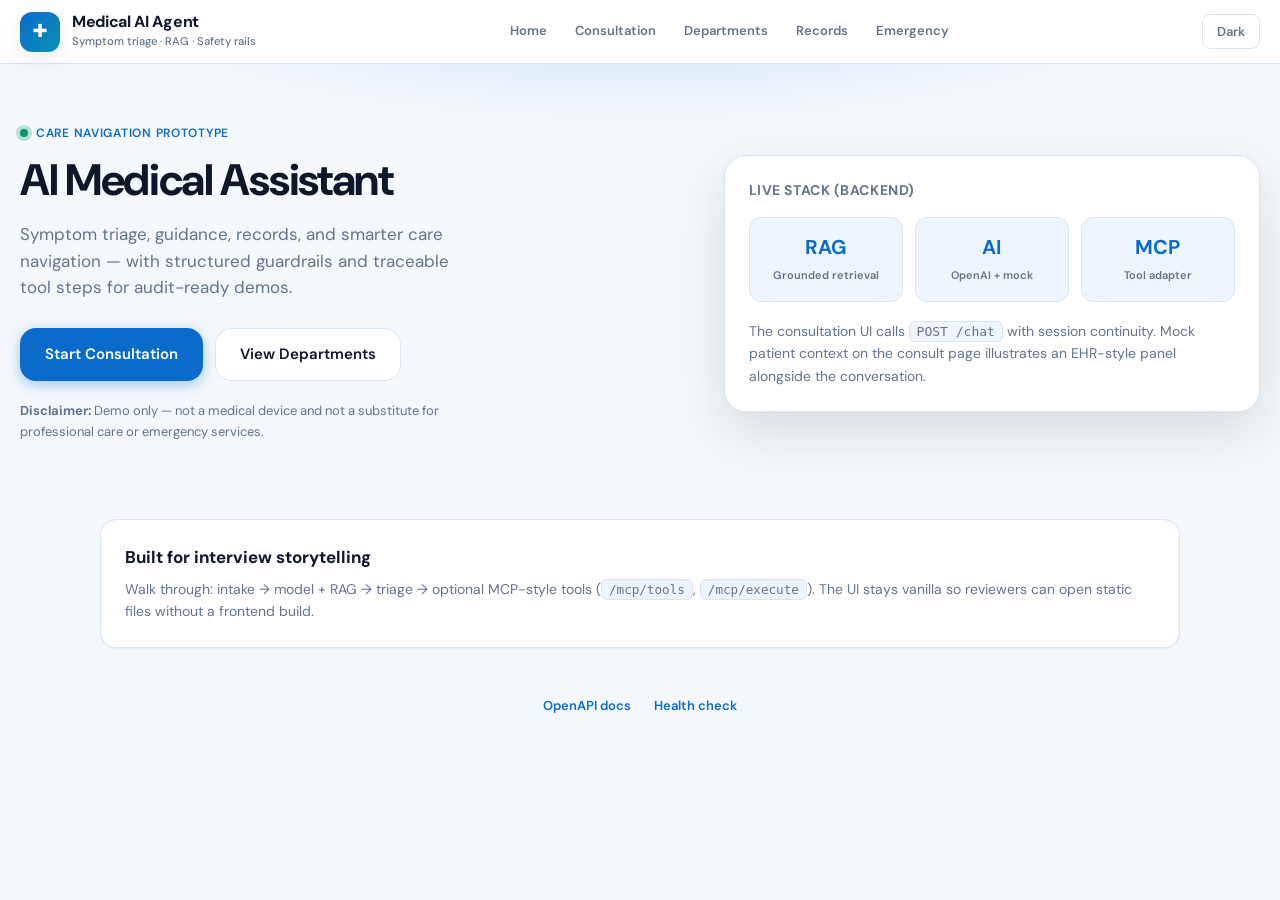
<file: static/index.html>
<!DOCTYPE html>
<html lang="en">
  <head>
    <meta charset="utf-8" />
    <meta name="viewport" content="width=device-width, initial-scale=1" />
    <title>Medical AI Agent</title>
    <link rel="stylesheet" href="/static/styles.css" />
  </head>
  <body>
    <div class="shell">
      <header class="nav" role="banner">
        <div class="nav__inner">
          <a href="/" class="nav__brand" data-nav="/">
            <span class="nav__logo" aria-hidden="true">✚</span>
            <div class="nav__titles">
              <p class="nav__title">Medical AI Agent</p>
              <p class="nav__subtitle">Symptom triage · RAG · Safety rails</p>
            </div>
          </a>
          <nav class="nav__links" aria-label="Primary">
            <a href="/" class="nav__link" data-nav="/">Home</a>
            <a href="/static/pages/consult.html" class="nav__link" data-nav="/static/pages/consult.html">Consultation</a>
            <a href="/static/pages/departments.html" class="nav__link" data-nav="/static/pages/departments.html">Departments</a>
            <a href="/static/pages/records.html" class="nav__link" data-nav="/static/pages/records.html">Records</a>
            <a href="/static/pages/emergency.html" class="nav__link" data-nav="/static/pages/emergency.html">Emergency</a>
          </nav>
          <div class="nav__actions">
            <button type="button" class="btn btn--ghost btn--sm" id="themeToggle">Dark</button>
            <button type="button" class="nav__mobile-toggle" id="navMobileToggle" aria-label="Open menu" aria-expanded="false">
              <svg width="20" height="20" viewBox="0 0 24 24" fill="none" stroke="currentColor" stroke-width="2" aria-hidden="true">
                <path d="M4 6h16M4 12h16M4 18h16" />
              </svg>
            </button>
          </div>
        </div>
        <div class="nav__drawer" id="navDrawer">
          <a href="/" class="nav__link" data-nav="/">Home</a>
          <a href="/static/pages/consult.html" class="nav__link" data-nav="/static/pages/consult.html">Consultation</a>
          <a href="/static/pages/departments.html" class="nav__link" data-nav="/static/pages/departments.html">Departments</a>
          <a href="/static/pages/records.html" class="nav__link" data-nav="/static/pages/records.html">Records</a>
          <a href="/static/pages/emergency.html" class="nav__link" data-nav="/static/pages/emergency.html">Emergency</a>
        </div>
      </header>

      <main class="main">
        <section class="hero">
          <div class="container container--wide">
            <div class="hero__grid">
              <div>
                <p class="hero__eyebrow"><span class="hero__dot" aria-hidden="true"></span> Care navigation prototype</p>
                <h1>AI Medical Assistant</h1>
                <p class="hero__lead">
                  Symptom triage, guidance, records, and smarter care navigation — with structured guardrails and traceable tool
                  steps for audit-ready demos.
                </p>
                <div class="hero__actions">
                  <a class="btn btn--primary btn--lg" href="/static/pages/consult.html">Start Consultation</a>
                  <a class="btn btn--secondary btn--lg" href="/static/pages/departments.html">View Departments</a>
                </div>
                <p class="muted" style="margin-top: 20px; font-size: 0.8125rem; max-width: 52ch">
                  <strong>Disclaimer:</strong> Demo only — not a medical device and not a substitute for professional care or
                  emergency services.
                </p>
              </div>
              <aside class="hero__panel" aria-label="Product highlights">
                <h3>Live stack (backend)</h3>
                <div class="hero__stat-row">
                  <div class="hero__stat">
                    <b>RAG</b>
                    <span>Grounded retrieval</span>
                  </div>
                  <div class="hero__stat">
                    <b>AI</b>
                    <span>OpenAI + mock</span>
                  </div>
                  <div class="hero__stat">
                    <b>MCP</b>
                    <span>Tool adapter</span>
                  </div>
                </div>
                <p class="card__body" style="margin-top: 18px">
                  The consultation UI calls <code style="font-size: 0.8125rem">POST /chat</code> with session continuity. Mock
                  patient context on the consult page illustrates an EHR-style panel alongside the conversation.
                </p>
              </aside>
            </div>
          </div>
        </section>

        <div class="container">
          <div class="grid-depts" style="grid-template-columns: 1fr; padding-bottom: 24px">
            <article class="card">
              <h2 class="card__title">Built for interview storytelling</h2>
              <p class="card__body">
                Walk through: intake → model + RAG → triage → optional MCP-style tools (<code>/mcp/tools</code>,
                <code>/mcp/execute</code>). The UI stays vanilla so reviewers can open static files without a frontend build.
              </p>
            </article>
          </div>
        </div>

        <div class="footer-links">
          <a href="/docs">OpenAPI docs</a>
          <a href="/health">Health check</a>
        </div>
      </main>
    </div>
    <script src="/static/app.js" defer></script>
  </body>
</html>
</file>
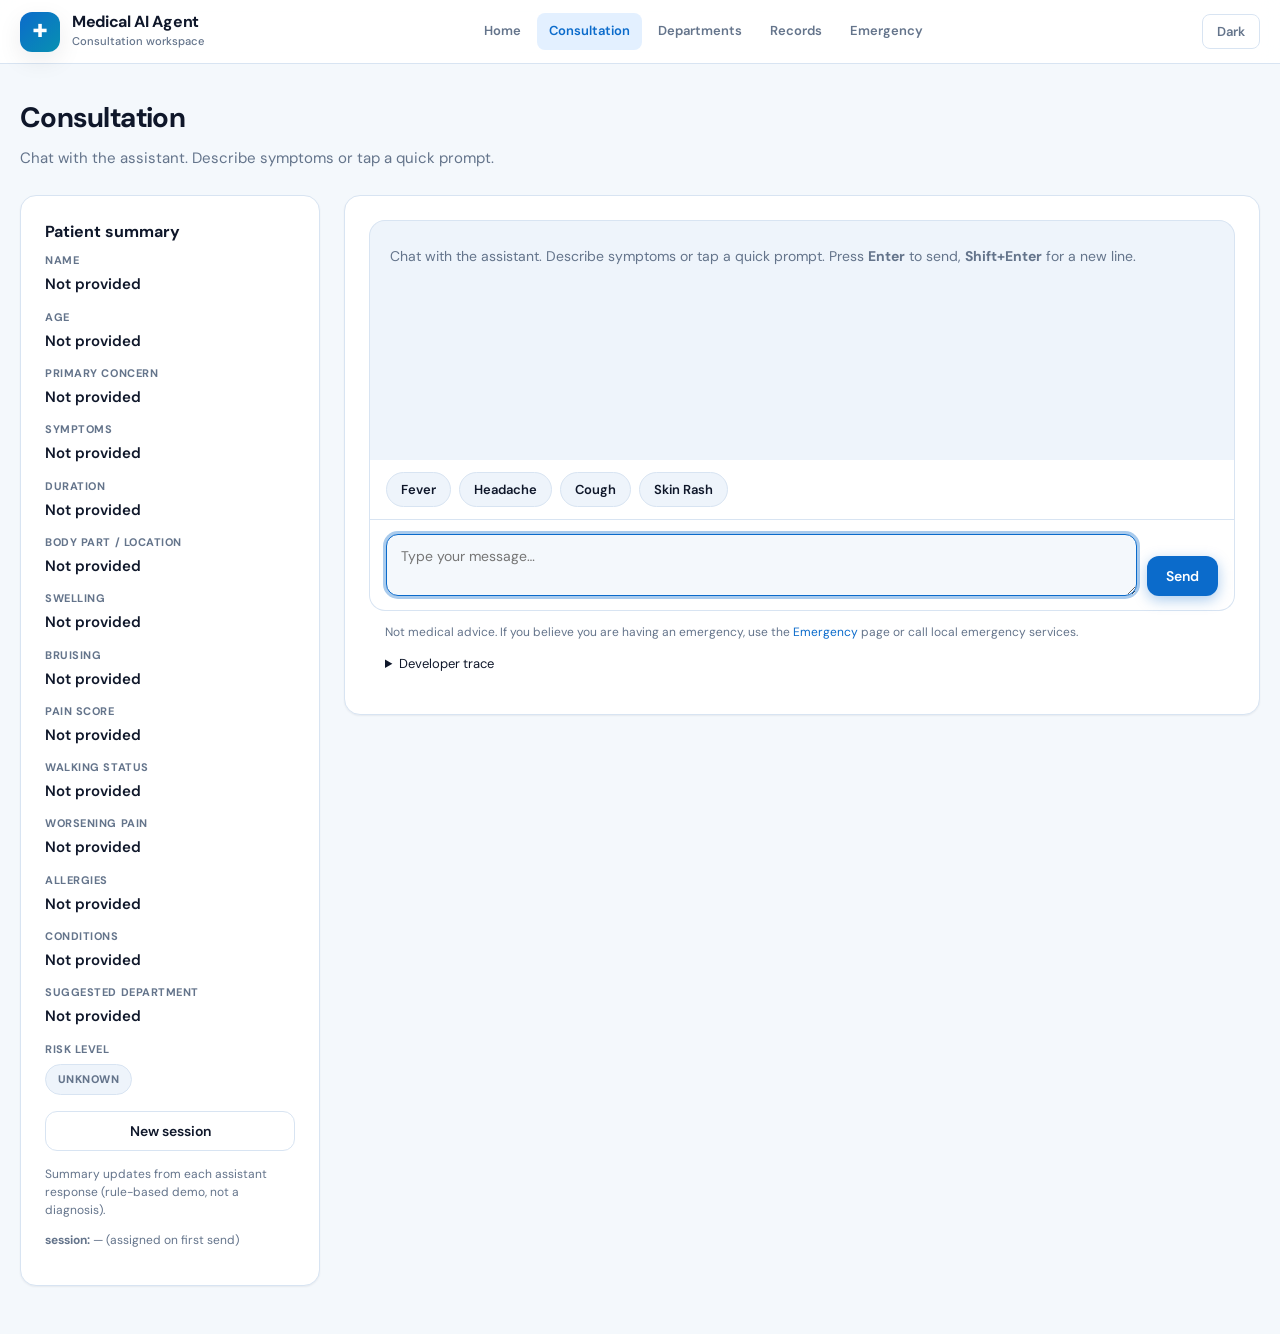
<file: static/pages/consult.html>
<!DOCTYPE html>
<html lang="en">
  <head>
    <meta charset="utf-8" />
    <meta name="viewport" content="width=device-width, initial-scale=1" />
    <title>Consultation · Medical AI Agent</title>
    <link rel="stylesheet" href="/static/styles.css" />
  </head>
  <body>
    <div class="shell">
      <header class="nav" role="banner">
        <div class="nav__inner">
          <a href="/" class="nav__brand" data-nav="/">
            <span class="nav__logo" aria-hidden="true">✚</span>
            <div class="nav__titles">
              <p class="nav__title">Medical AI Agent</p>
              <p class="nav__subtitle">Consultation workspace</p>
            </div>
          </a>
          <nav class="nav__links" aria-label="Primary">
            <a href="/" class="nav__link" data-nav="/">Home</a>
            <a href="/static/pages/consult.html" class="nav__link" data-nav="/static/pages/consult.html">Consultation</a>
            <a href="/static/pages/departments.html" class="nav__link" data-nav="/static/pages/departments.html">Departments</a>
            <a href="/static/pages/records.html" class="nav__link" data-nav="/static/pages/records.html">Records</a>
            <a href="/static/pages/emergency.html" class="nav__link" data-nav="/static/pages/emergency.html">Emergency</a>
          </nav>
          <div class="nav__actions">
            <button type="button" class="btn btn--ghost btn--sm" id="themeToggle">Dark</button>
            <button type="button" class="nav__mobile-toggle" id="navMobileToggle" aria-label="Open menu" aria-expanded="false">
              <svg width="20" height="20" viewBox="0 0 24 24" fill="none" stroke="currentColor" stroke-width="2" aria-hidden="true">
                <path d="M4 6h16M4 12h16M4 18h16" />
              </svg>
            </button>
          </div>
        </div>
        <div class="nav__drawer" id="navDrawer">
          <a href="/" class="nav__link" data-nav="/">Home</a>
          <a href="/static/pages/consult.html" class="nav__link" data-nav="/static/pages/consult.html">Consultation</a>
          <a href="/static/pages/departments.html" class="nav__link" data-nav="/static/pages/departments.html">Departments</a>
          <a href="/static/pages/records.html" class="nav__link" data-nav="/static/pages/records.html">Records</a>
          <a href="/static/pages/emergency.html" class="nav__link" data-nav="/static/pages/emergency.html">Emergency</a>
        </div>
      </header>

      <main class="main">
        <div class="container container--wide">
          <header class="page-head">
            <h1>Consultation</h1>
            <p>Chat with the assistant. Describe symptoms or tap a quick prompt.</p>
          </header>

          <div class="consult-layout">
            <aside class="card patient-card" aria-label="Session summary">
              <h2 class="card__title" style="font-size: 1rem">Patient summary</h2>
              <p class="card__meta" id="deptContextLine" style="display: none"></p>
              <dl>
                <div>
                  <dt>Name</dt>
                  <dd id="sumName">Not provided</dd>
                </div>
                <div>
                  <dt>Age</dt>
                  <dd id="sumAge">Not provided</dd>
                </div>
                <div>
                  <dt>Primary concern</dt>
                  <dd id="sumPrimary">Not provided</dd>
                </div>
                <div>
                  <dt>Symptoms</dt>
                  <dd id="sumSymptoms">Not provided</dd>
                </div>
                <div>
                  <dt>Duration</dt>
                  <dd id="sumDuration">Not provided</dd>
                </div>
                <div>
                  <dt>Body part / location</dt>
                  <dd id="sumBodyLoc">Not provided</dd>
                </div>
                <div>
                  <dt>Swelling</dt>
                  <dd id="sumSwelling">Not provided</dd>
                </div>
                <div>
                  <dt>Bruising</dt>
                  <dd id="sumBruise">Not provided</dd>
                </div>
                <div>
                  <dt>Pain score</dt>
                  <dd id="sumPain">Not provided</dd>
                </div>
                <div>
                  <dt>Walking status</dt>
                  <dd id="sumWalking">Not provided</dd>
                </div>
                <div>
                  <dt>Worsening pain</dt>
                  <dd id="sumWorse">Not provided</dd>
                </div>
                <div>
                  <dt>Allergies</dt>
                  <dd id="sumAllergies">Not provided</dd>
                </div>
                <div>
                  <dt>Conditions</dt>
                  <dd id="sumConditions">Not provided</dd>
                </div>
                <div>
                  <dt>Suggested department</dt>
                  <dd id="sumDept">Not provided</dd>
                </div>
                <div>
                  <dt>Risk level</dt>
                  <dd style="margin-top: 6px">
                    <span id="sumRisk" class="risk-badge risk-badge--unknown" data-risk="unknown">Unknown</span>
                  </dd>
                </div>
              </dl>
              <button type="button" class="btn btn--secondary btn--block" id="newSessionBtn" style="margin-top: 16px">
                New session
              </button>
              <p class="muted" style="margin-top: 14px; font-size: 0.75rem; line-height: 1.5">
                Summary updates from each assistant response (rule-based demo, not a diagnosis).
              </p>
              <p class="muted" style="margin-top: 10px; font-size: 0.75rem">
                <strong>session:</strong> <span id="sessionIdDisplay">—</span>
              </p>
            </aside>

            <section class="card chat-panel" aria-label="Chat">
              <div class="chat-messages" id="messages" role="log" aria-live="polite" aria-relevant="additions">
                <div id="welcomeEmpty" class="muted" style="padding: 8px 4px 16px; font-size: 0.875rem; line-height: 1.6">
                  Chat with the assistant. Describe symptoms or tap a quick prompt. Press <strong>Enter</strong> to send,
                  <strong>Shift+Enter</strong> for a new line.
                </div>
              </div>
              <div class="chips" aria-label="Quick prompts">
                <button type="button" class="chip" data-chip="I have had a fever and cough for two days.">Fever</button>
                <button type="button" class="chip" data-chip="I have a severe headache and sensitivity to light.">Headache</button>
                <button type="button" class="chip" data-chip="I have a dry cough that is getting worse.">Cough</button>
                <button type="button" class="chip" data-chip="I have an itchy skin rash on my arms for three days.">Skin Rash</button>
              </div>
              <div class="chat-input-row">
                <label class="sr-only" for="messageInput">Message</label>
                <textarea id="messageInput" rows="2" placeholder="Type your message…"></textarea>
                <button type="button" class="btn btn--primary" id="sendBtn">Send</button>
              </div>
              <p class="muted" style="padding: 12px 16px 0; margin: 0; font-size: 0.75rem">
                Not medical advice. If you believe you are having an emergency, use the <a href="/static/pages/emergency.html">Emergency</a> page or call local emergency services.
              </p>
              <details class="dev-trace" id="devTracePanel" style="margin: 12px 16px 16px">
                <summary style="cursor: pointer; font-size: 0.8125rem; user-select: none">Developer trace</summary>
                <pre
                  id="devTraceBody"
                  class="muted"
                  style="white-space: pre-wrap; font-size: 0.75rem; max-height: 280px; overflow: auto; margin-top: 8px"
                ></pre>
              </details>
            </section>
          </div>
        </div>
      </main>
    </div>
    <script src="/static/app.js" defer></script>
    <script src="/static/consult.js" defer></script>
    <script>
      (function () {
        var params = new URLSearchParams(window.location.search);
        var dept = params.get("dept");
        var line = document.getElementById("deptContextLine");
        if (dept && line) {
          line.style.display = "block";
          line.textContent = "Booking context: " + decodeURIComponent(dept.replace(/\+/g, " "));
        }
      })();
    </script>
  </body>
</html>
</file>
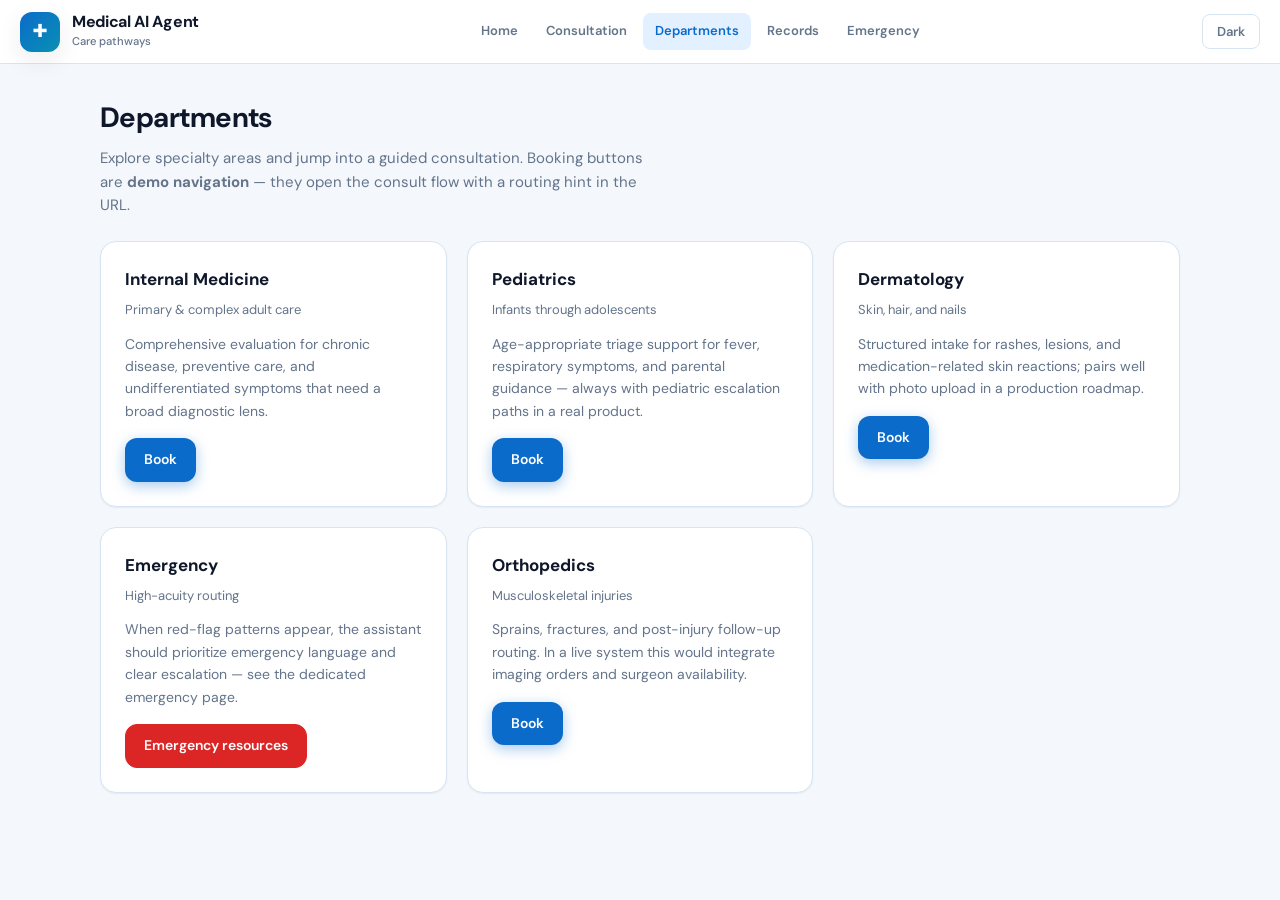
<file: static/pages/departments.html>
<!DOCTYPE html>
<html lang="en">
  <head>
    <meta charset="utf-8" />
    <meta name="viewport" content="width=device-width, initial-scale=1" />
    <title>Departments · Medical AI Agent</title>
    <link rel="stylesheet" href="/static/styles.css" />
  </head>
  <body>
    <div class="shell">
      <header class="nav" role="banner">
        <div class="nav__inner">
          <a href="/" class="nav__brand" data-nav="/">
            <span class="nav__logo" aria-hidden="true">✚</span>
            <div class="nav__titles">
              <p class="nav__title">Medical AI Agent</p>
              <p class="nav__subtitle">Care pathways</p>
            </div>
          </a>
          <nav class="nav__links" aria-label="Primary">
            <a href="/" class="nav__link" data-nav="/">Home</a>
            <a href="/static/pages/consult.html" class="nav__link" data-nav="/static/pages/consult.html">Consultation</a>
            <a href="/static/pages/departments.html" class="nav__link" data-nav="/static/pages/departments.html">Departments</a>
            <a href="/static/pages/records.html" class="nav__link" data-nav="/static/pages/records.html">Records</a>
            <a href="/static/pages/emergency.html" class="nav__link" data-nav="/static/pages/emergency.html">Emergency</a>
          </nav>
          <div class="nav__actions">
            <button type="button" class="btn btn--ghost btn--sm" id="themeToggle">Dark</button>
            <button type="button" class="nav__mobile-toggle" id="navMobileToggle" aria-label="Open menu" aria-expanded="false">
              <svg width="20" height="20" viewBox="0 0 24 24" fill="none" stroke="currentColor" stroke-width="2" aria-hidden="true">
                <path d="M4 6h16M4 12h16M4 18h16" />
              </svg>
            </button>
          </div>
        </div>
        <div class="nav__drawer" id="navDrawer">
          <a href="/" class="nav__link" data-nav="/">Home</a>
          <a href="/static/pages/consult.html" class="nav__link" data-nav="/static/pages/consult.html">Consultation</a>
          <a href="/static/pages/departments.html" class="nav__link" data-nav="/static/pages/departments.html">Departments</a>
          <a href="/static/pages/records.html" class="nav__link" data-nav="/static/pages/records.html">Records</a>
          <a href="/static/pages/emergency.html" class="nav__link" data-nav="/static/pages/emergency.html">Emergency</a>
        </div>
      </header>

      <main class="main">
        <div class="container">
          <header class="page-head">
            <h1>Departments</h1>
            <p>
              Explore specialty areas and jump into a guided consultation. Booking buttons are <strong>demo navigation</strong> —
              they open the consult flow with a routing hint in the URL.
            </p>
          </header>

          <div class="grid-depts">
            <article class="card card--interactive">
              <h2 class="card__title">Internal Medicine</h2>
              <p class="card__meta">Primary &amp; complex adult care</p>
              <p class="card__body">
                Comprehensive evaluation for chronic disease, preventive care, and undifferentiated symptoms that need a broad
                diagnostic lens.
              </p>
              <a class="btn btn--primary" style="margin-top: 16px" href="/static/pages/consult.html?dept=Internal%20Medicine">Book</a>
            </article>

            <article class="card card--interactive">
              <h2 class="card__title">Pediatrics</h2>
              <p class="card__meta">Infants through adolescents</p>
              <p class="card__body">
                Age-appropriate triage support for fever, respiratory symptoms, and parental guidance — always with pediatric
                escalation paths in a real product.
              </p>
              <a class="btn btn--primary" style="margin-top: 16px" href="/static/pages/consult.html?dept=Pediatrics">Book</a>
            </article>

            <article class="card card--interactive">
              <h2 class="card__title">Dermatology</h2>
              <p class="card__meta">Skin, hair, and nails</p>
              <p class="card__body">
                Structured intake for rashes, lesions, and medication-related skin reactions; pairs well with photo upload in a
                production roadmap.
              </p>
              <a class="btn btn--primary" style="margin-top: 16px" href="/static/pages/consult.html?dept=Dermatology">Book</a>
            </article>

            <article class="card card--interactive">
              <h2 class="card__title">Emergency</h2>
              <p class="card__meta">High-acuity routing</p>
              <p class="card__body">
                When red-flag patterns appear, the assistant should prioritize emergency language and clear escalation — see the
                dedicated emergency page.
              </p>
              <a class="btn btn--danger" style="margin-top: 16px" href="/static/pages/emergency.html">Emergency resources</a>
            </article>

            <article class="card card--interactive">
              <h2 class="card__title">Orthopedics</h2>
              <p class="card__meta">Musculoskeletal injuries</p>
              <p class="card__body">
                Sprains, fractures, and post-injury follow-up routing. In a live system this would integrate imaging orders and
                surgeon availability.
              </p>
              <a class="btn btn--primary" style="margin-top: 16px" href="/static/pages/consult.html?dept=Orthopedics">Book</a>
            </article>
          </div>
        </div>
      </main>
    </div>
    <script src="/static/app.js" defer></script>
  </body>
</html>
</file>
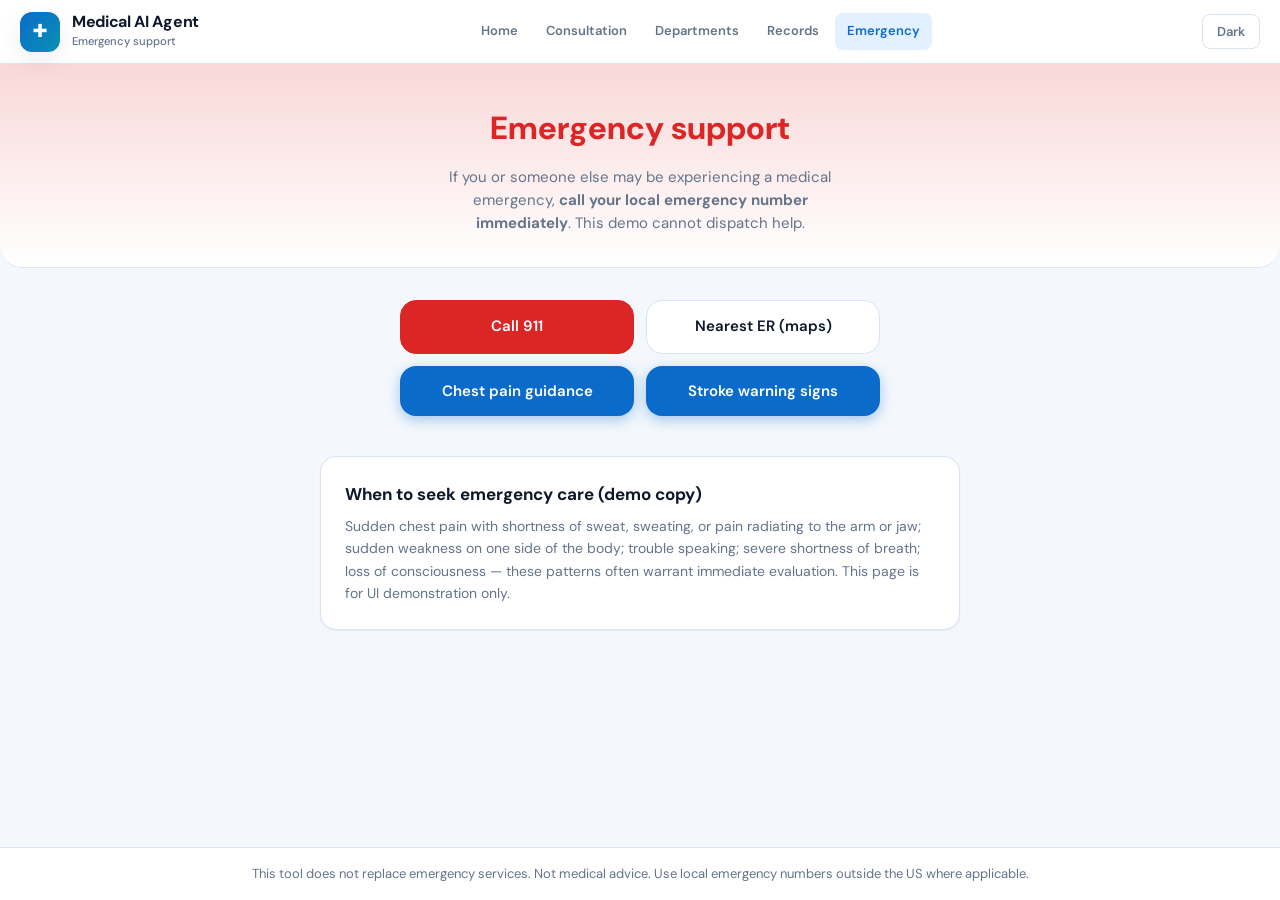
<file: static/pages/emergency.html>
<!DOCTYPE html>
<html lang="en">
  <head>
    <meta charset="utf-8" />
    <meta name="viewport" content="width=device-width, initial-scale=1" />
    <title>Emergency · Medical AI Agent</title>
    <link rel="stylesheet" href="/static/styles.css" />
  </head>
  <body>
    <div class="shell">
      <header class="nav" role="banner">
        <div class="nav__inner">
          <a href="/" class="nav__brand" data-nav="/">
            <span class="nav__logo" aria-hidden="true">✚</span>
            <div class="nav__titles">
              <p class="nav__title">Medical AI Agent</p>
              <p class="nav__subtitle">Emergency support</p>
            </div>
          </a>
          <nav class="nav__links" aria-label="Primary">
            <a href="/" class="nav__link" data-nav="/">Home</a>
            <a href="/static/pages/consult.html" class="nav__link" data-nav="/static/pages/consult.html">Consultation</a>
            <a href="/static/pages/departments.html" class="nav__link" data-nav="/static/pages/departments.html">Departments</a>
            <a href="/static/pages/records.html" class="nav__link" data-nav="/static/pages/records.html">Records</a>
            <a href="/static/pages/emergency.html" class="nav__link" data-nav="/static/pages/emergency.html">Emergency</a>
          </nav>
          <div class="nav__actions">
            <button type="button" class="btn btn--ghost btn--sm" id="themeToggle">Dark</button>
            <button type="button" class="nav__mobile-toggle" id="navMobileToggle" aria-label="Open menu" aria-expanded="false">
              <svg width="20" height="20" viewBox="0 0 24 24" fill="none" stroke="currentColor" stroke-width="2" aria-hidden="true">
                <path d="M4 6h16M4 12h16M4 18h16" />
              </svg>
            </button>
          </div>
        </div>
        <div class="nav__drawer" id="navDrawer">
          <a href="/" class="nav__link" data-nav="/">Home</a>
          <a href="/static/pages/consult.html" class="nav__link" data-nav="/static/pages/consult.html">Consultation</a>
          <a href="/static/pages/departments.html" class="nav__link" data-nav="/static/pages/departments.html">Departments</a>
          <a href="/static/pages/records.html" class="nav__link" data-nav="/static/pages/records.html">Records</a>
          <a href="/static/pages/emergency.html" class="nav__link" data-nav="/static/pages/emergency.html">Emergency</a>
        </div>
      </header>

      <main class="main">
        <div class="emergency-hero">
          <h1>Emergency support</h1>
          <p>
            If you or someone else may be experiencing a medical emergency, <strong>call your local emergency number immediately</strong>.
            This demo cannot dispatch help.
          </p>
        </div>

        <div class="container">
          <div class="emergency-actions">
            <a class="btn btn--danger btn--lg btn--block" href="tel:911">Call 911</a>
            <a
              class="btn btn--secondary btn--lg btn--block"
              href="https://www.google.com/maps/search/emergency+room+near+me/"
              target="_blank"
              rel="noopener noreferrer"
              >Nearest ER (maps)</a
            >
            <button type="button" class="btn btn--primary btn--lg btn--block" id="chestPainBtn">Chest pain guidance</button>
            <button type="button" class="btn btn--primary btn--lg btn--block" id="strokeBtn">Stroke warning signs</button>
          </div>

          <article class="card" style="max-width: 640px; margin: 0 auto 48px">
            <h2 class="card__title">When to seek emergency care (demo copy)</h2>
            <p class="card__body">
              Sudden chest pain with shortness of sweat, sweating, or pain radiating to the arm or jaw; sudden weakness on one side
              of the body; trouble speaking; severe shortness of breath; loss of consciousness — these patterns often warrant
              immediate evaluation. This page is for UI demonstration only.
            </p>
          </article>
        </div>
      </main>

      <footer class="disclaimer-bar" role="contentinfo">
        This tool does not replace emergency services. Not medical advice. Use local emergency numbers outside the US where applicable.
      </footer>
    </div>
    <script src="/static/app.js" defer></script>
    <script>
      (function () {
        function show(title, body) {
          window.alert(title + "\n\n" + body);
        }
        var chest = document.getElementById("chestPainBtn");
        var stroke = document.getElementById("strokeBtn");
        if (chest) {
          chest.addEventListener("click", function () {
            show(
              "Chest pain (demo guidance)",
              "Chest pressure, pain spreading to arm/jaw, shortness of breath, cold sweat, or fainting can be serious.\n\nIf you might be having a heart attack or severe event, call emergency services now. This app is not a diagnostic tool."
            );
          });
        }
        if (stroke) {
          stroke.addEventListener("click", function () {
            show(
              "Stroke warning signs (demo)",
              "Think FAST: Face drooping, Arm weakness, Speech difficulty, Time to call emergency services.\n\nSudden confusion, severe headache, or trouble walking can also be emergencies. Call emergency services if suspected."
            );
          });
        }
      })();
    </script>
  </body>
</html>
</file>
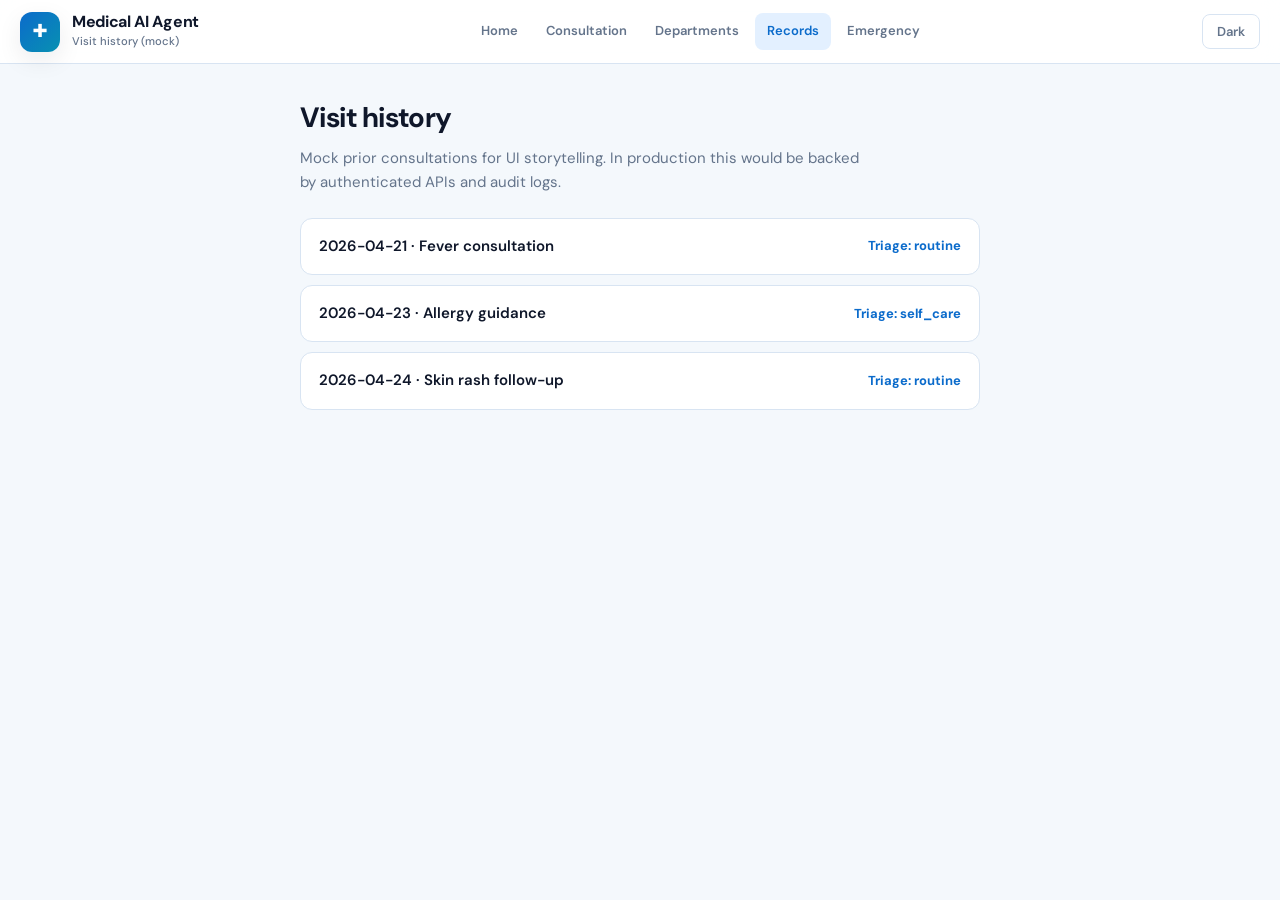
<file: static/pages/records.html>
<!DOCTYPE html>
<html lang="en">
  <head>
    <meta charset="utf-8" />
    <meta name="viewport" content="width=device-width, initial-scale=1" />
    <title>Records · Medical AI Agent</title>
    <link rel="stylesheet" href="/static/styles.css" />
  </head>
  <body>
    <div class="shell">
      <header class="nav" role="banner">
        <div class="nav__inner">
          <a href="/" class="nav__brand" data-nav="/">
            <span class="nav__logo" aria-hidden="true">✚</span>
            <div class="nav__titles">
              <p class="nav__title">Medical AI Agent</p>
              <p class="nav__subtitle">Visit history (mock)</p>
            </div>
          </a>
          <nav class="nav__links" aria-label="Primary">
            <a href="/" class="nav__link" data-nav="/">Home</a>
            <a href="/static/pages/consult.html" class="nav__link" data-nav="/static/pages/consult.html">Consultation</a>
            <a href="/static/pages/departments.html" class="nav__link" data-nav="/static/pages/departments.html">Departments</a>
            <a href="/static/pages/records.html" class="nav__link" data-nav="/static/pages/records.html">Records</a>
            <a href="/static/pages/emergency.html" class="nav__link" data-nav="/static/pages/emergency.html">Emergency</a>
          </nav>
          <div class="nav__actions">
            <button type="button" class="btn btn--ghost btn--sm" id="themeToggle">Dark</button>
            <button type="button" class="nav__mobile-toggle" id="navMobileToggle" aria-label="Open menu" aria-expanded="false">
              <svg width="20" height="20" viewBox="0 0 24 24" fill="none" stroke="currentColor" stroke-width="2" aria-hidden="true">
                <path d="M4 6h16M4 12h16M4 18h16" />
              </svg>
            </button>
          </div>
        </div>
        <div class="nav__drawer" id="navDrawer">
          <a href="/" class="nav__link" data-nav="/">Home</a>
          <a href="/static/pages/consult.html" class="nav__link" data-nav="/static/pages/consult.html">Consultation</a>
          <a href="/static/pages/departments.html" class="nav__link" data-nav="/static/pages/departments.html">Departments</a>
          <a href="/static/pages/records.html" class="nav__link" data-nav="/static/pages/records.html">Records</a>
          <a href="/static/pages/emergency.html" class="nav__link" data-nav="/static/pages/emergency.html">Emergency</a>
        </div>
      </header>

      <main class="main">
        <div class="container" style="max-width: 720px">
          <header class="page-head">
            <h1>Visit history</h1>
            <p>
              Mock prior consultations for UI storytelling. In production this would be backed by authenticated APIs and audit
              logs.
            </p>
          </header>

          <div style="padding-bottom: 48px">
            <details class="acc-item">
              <summary>
                <span>2026-04-21 · Fever consultation</span>
                <span class="acc-date">Triage: routine</span>
              </summary>
              <div class="acc-body">
                <p><strong>Chief complaint:</strong> Low-grade fever and fatigue for 48 hours.</p>
                <p style="margin-top: 10px"><strong>Summary:</strong> Hydration, rest, and monitoring; escalate if fever persists beyond 72 hours or new red flags appear.</p>
                <p style="margin-top: 10px"><strong>Sources (mock):</strong> Internal fever guidance snippet.</p>
              </div>
            </details>

            <details class="acc-item">
              <summary>
                <span>2026-04-23 · Allergy guidance</span>
                <span class="acc-date">Triage: self_care</span>
              </summary>
              <div class="acc-body">
                <p><strong>Chief complaint:</strong> Seasonal nasal congestion and itchy eyes.</p>
                <p style="margin-top: 10px"><strong>Summary:</strong> OTC options discussed (demo); advised to confirm with a clinician if symptoms worsen or breathing is affected.</p>
              </div>
            </details>

            <details class="acc-item">
              <summary>
                <span>2026-04-24 · Skin rash follow-up</span>
                <span class="acc-date">Triage: routine</span>
              </summary>
              <div class="acc-body">
                <p><strong>Chief complaint:</strong> Localized rash after new detergent use.</p>
                <p style="margin-top: 10px"><strong>Summary:</strong> Suspected contact irritation; remove trigger, gentle skin care; photograph lesion if spreading (product feature idea).</p>
              </div>
            </details>
          </div>
        </div>
      </main>
    </div>
    <script src="/static/app.js" defer></script>
  </body>
</html>
</file>
<file: static/styles.css>
/* Medical AI Agent — interview-grade UI (no build step, no framework) */

@import url("https://fonts.googleapis.com/css2?family=DM+Sans:ital,opsz,wght@0,9..40,400;0,9..40,500;0,9..40,600;0,9..40,700;1,9..40,400&display=swap");

:root {
  --font: "DM Sans", system-ui, -apple-system, "Segoe UI", Roboto, sans-serif;
  --radius-sm: 8px;
  --radius-md: 12px;
  --radius-lg: 16px;
  --radius-xl: 22px;
  --shadow-sm: 0 1px 2px rgba(15, 23, 42, 0.06);
  --shadow-md: 0 8px 24px rgba(15, 23, 42, 0.08);
  --shadow-lg: 0 20px 50px rgba(15, 23, 42, 0.12);
  --transition: 0.2s ease;
  --nav-h: 64px;

  /* Light — medical blue + white */
  --bg: #f4f8fc;
  --bg-elevated: #ffffff;
  --surface: #ffffff;
  --surface-muted: #eef4fb;
  --border: #d8e4f2;
  --text: #0f172a;
  --text-muted: #64748b;
  --primary: #0b6bcb;
  --primary-hover: #0959ad;
  --primary-soft: #e3f0ff;
  --accent: #0d9488;
  --danger: #dc2626;
  --danger-soft: #fef2f2;
  --success: #059669;
  --ring: rgba(11, 107, 203, 0.35);
}

html.theme-dark {
  --bg: #0f1419;
  --bg-elevated: #151c24;
  --surface: #1a222d;
  --surface-muted: #222c38;
  --border: #2d3a4a;
  --text: #f1f5f9;
  --text-muted: #94a3b8;
  --primary: #3b9eff;
  --primary-hover: #62b0ff;
  --primary-soft: #1a3048;
  --accent: #2dd4bf;
  --danger: #f87171;
  --danger-soft: #3f1d1d;
  --success: #34d399;
  --ring: rgba(59, 158, 255, 0.4);
}

*,
*::before,
*::after {
  box-sizing: border-box;
}

html {
  scroll-behavior: smooth;
}

body {
  margin: 0;
  min-height: 100vh;
  font-family: var(--font);
  font-size: 15px;
  line-height: 1.55;
  color: var(--text);
  background: var(--bg);
  -webkit-font-smoothing: antialiased;
}

a {
  color: var(--primary);
  text-decoration: none;
  transition: color var(--transition);
}

a:hover {
  color: var(--primary-hover);
  text-decoration: underline;
  text-underline-offset: 3px;
}

code {
  font-family: ui-monospace, SFMono-Regular, Menlo, Consolas, monospace;
  font-size: 0.9em;
  padding: 2px 7px;
  border-radius: 6px;
  background: var(--surface-muted);
  border: 1px solid var(--border);
}

/* ---------- Layout ---------- */
.shell {
  min-height: 100vh;
  display: flex;
  flex-direction: column;
}

.main {
  flex: 1;
  padding-top: var(--nav-h);
}

.container {
  width: 100%;
  max-width: 1120px;
  margin: 0 auto;
  padding: 0 20px;
}

.container--wide {
  max-width: 1280px;
}

/* ---------- Nav ---------- */
.nav {
  position: fixed;
  top: 0;
  left: 0;
  right: 0;
  z-index: 100;
  height: var(--nav-h);
  border-bottom: 1px solid var(--border);
  background: color-mix(in srgb, var(--surface) 92%, transparent);
  backdrop-filter: blur(12px);
  -webkit-backdrop-filter: blur(12px);
}

.nav__inner {
  height: 100%;
  max-width: 1280px;
  margin: 0 auto;
  padding: 0 20px;
  display: flex;
  align-items: center;
  justify-content: space-between;
  gap: 16px;
}

.nav__brand {
  display: flex;
  align-items: center;
  gap: 12px;
  min-width: 0;
  color: inherit;
  text-decoration: none;
}

.nav__brand:hover {
  text-decoration: none;
  color: inherit;
}

.nav__logo {
  width: 40px;
  height: 40px;
  border-radius: var(--radius-md);
  background: linear-gradient(135deg, var(--primary) 0%, #0891b2 100%);
  display: grid;
  place-items: center;
  color: #fff;
  font-size: 18px;
  font-weight: 700;
  box-shadow: var(--shadow-md);
  flex-shrink: 0;
}

.nav__titles {
  min-width: 0;
}

.nav__title {
  font-size: 1rem;
  font-weight: 700;
  letter-spacing: -0.02em;
  margin: 0;
  line-height: 1.2;
  white-space: nowrap;
  overflow: hidden;
  text-overflow: ellipsis;
}

.nav__subtitle {
  margin: 2px 0 0;
  font-size: 0.7rem;
  color: var(--text-muted);
  font-weight: 500;
}

.nav__links {
  display: none;
  align-items: center;
  gap: 4px;
}

@media (min-width: 900px) {
  .nav__links {
    display: flex;
  }
}

.nav__link {
  padding: 8px 12px;
  border-radius: var(--radius-sm);
  font-size: 0.8125rem;
  font-weight: 600;
  color: var(--text-muted);
  transition: background var(--transition), color var(--transition);
}

.nav__link:hover {
  background: var(--surface-muted);
  color: var(--text);
  text-decoration: none;
}

.nav__link.is-active {
  color: var(--primary);
  background: var(--primary-soft);
}

.nav__actions {
  display: flex;
  align-items: center;
  gap: 8px;
  flex-shrink: 0;
}

.nav__mobile-toggle {
  display: flex;
  width: 40px;
  height: 40px;
  border: 1px solid var(--border);
  border-radius: var(--radius-sm);
  background: var(--surface);
  align-items: center;
  justify-content: center;
  cursor: pointer;
  color: var(--text);
}

@media (min-width: 900px) {
  .nav__mobile-toggle {
    display: none;
  }
}

.nav__drawer {
  display: none;
  position: fixed;
  top: var(--nav-h);
  left: 0;
  right: 0;
  background: var(--surface);
  border-bottom: 1px solid var(--border);
  padding: 12px 20px 20px;
  flex-direction: column;
  gap: 4px;
  z-index: 99;
  box-shadow: var(--shadow-lg);
}

.nav__drawer.is-open {
  display: flex;
}

@media (min-width: 900px) {
  .nav__drawer {
    display: none !important;
  }
}

/* ---------- Buttons ---------- */
.btn {
  display: inline-flex;
  align-items: center;
  justify-content: center;
  gap: 8px;
  padding: 10px 18px;
  font-family: inherit;
  font-size: 0.875rem;
  font-weight: 600;
  border-radius: var(--radius-md);
  border: 1px solid transparent;
  cursor: pointer;
  transition: transform 0.15s ease, box-shadow var(--transition), background var(--transition),
    border-color var(--transition), color var(--transition);
}

.btn:active {
  transform: scale(0.98);
}

.btn--primary {
  background: var(--primary);
  color: #fff;
  box-shadow: 0 4px 14px rgba(11, 107, 203, 0.35);
}

.btn--primary:hover {
  background: var(--primary-hover);
  box-shadow: 0 6px 20px rgba(11, 107, 203, 0.4);
}

.btn--secondary {
  background: var(--surface);
  color: var(--text);
  border-color: var(--border);
}

.btn--secondary:hover {
  background: var(--surface-muted);
  border-color: color-mix(in srgb, var(--primary) 35%, var(--border));
}

.btn--ghost {
  background: transparent;
  color: var(--text-muted);
  border-color: var(--border);
}

.btn--ghost:hover {
  color: var(--text);
  background: var(--surface-muted);
}

.btn--danger {
  background: var(--danger);
  color: #fff;
  border-color: var(--danger);
}

.btn--danger:hover {
  filter: brightness(1.08);
}

.btn--lg {
  padding: 14px 24px;
  font-size: 0.9375rem;
  border-radius: var(--radius-lg);
}

.btn--sm {
  padding: 8px 14px;
  font-size: 0.8125rem;
  border-radius: var(--radius-sm);
}

.btn--block {
  width: 100%;
}

/* ---------- Hero (home) ---------- */
.hero {
  padding: 48px 0 64px;
  position: relative;
  overflow: hidden;
}

.hero::before {
  content: "";
  position: absolute;
  inset: 0;
  background: radial-gradient(ellipse 80% 60% at 50% -20%, color-mix(in srgb, var(--primary) 22%, transparent), transparent 55%);
  pointer-events: none;
}

.hero__grid {
  position: relative;
  display: grid;
  gap: 40px;
  align-items: center;
}

@media (min-width: 880px) {
  .hero__grid {
    grid-template-columns: 1.1fr 0.9fr;
    gap: 48px;
  }
}

.hero__eyebrow {
  display: inline-flex;
  align-items: center;
  gap: 8px;
  font-size: 0.75rem;
  font-weight: 600;
  text-transform: uppercase;
  letter-spacing: 0.06em;
  color: var(--primary);
  margin-bottom: 12px;
}

.hero__dot {
  width: 8px;
  height: 8px;
  border-radius: 50%;
  background: var(--success);
  box-shadow: 0 0 0 4px color-mix(in srgb, var(--success) 25%, transparent);
}

.hero h1 {
  margin: 0 0 16px;
  font-size: clamp(2rem, 4.5vw, 2.75rem);
  font-weight: 700;
  letter-spacing: -0.03em;
  line-height: 1.15;
}

.hero__lead {
  margin: 0 0 28px;
  font-size: 1.0625rem;
  color: var(--text-muted);
  max-width: 36ch;
}

.hero__actions {
  display: flex;
  flex-wrap: wrap;
  gap: 12px;
}

.hero__panel {
  background: var(--surface);
  border: 1px solid var(--border);
  border-radius: var(--radius-xl);
  padding: 24px;
  box-shadow: var(--shadow-lg);
}

.hero__panel h3 {
  margin: 0 0 16px;
  font-size: 0.875rem;
  font-weight: 700;
  color: var(--text-muted);
  text-transform: uppercase;
  letter-spacing: 0.04em;
}

.hero__stat-row {
  display: grid;
  grid-template-columns: repeat(3, 1fr);
  gap: 12px;
}

.hero__stat {
  padding: 14px;
  border-radius: var(--radius-md);
  background: var(--surface-muted);
  border: 1px solid var(--border);
  text-align: center;
}

.hero__stat b {
  display: block;
  font-size: 1.25rem;
  font-weight: 700;
  color: var(--primary);
}

.hero__stat span {
  font-size: 0.6875rem;
  color: var(--text-muted);
  font-weight: 600;
}

/* ---------- Cards ---------- */
.card {
  background: var(--surface);
  border: 1px solid var(--border);
  border-radius: var(--radius-lg);
  padding: 24px;
  box-shadow: var(--shadow-sm);
  transition: box-shadow var(--transition), transform var(--transition), border-color var(--transition);
}

.card:hover {
  box-shadow: var(--shadow-md);
}

.card--interactive:hover {
  transform: translateY(-2px);
  border-color: color-mix(in srgb, var(--primary) 40%, var(--border));
}

.card__title {
  margin: 0 0 8px;
  font-size: 1.0625rem;
  font-weight: 700;
}

.card__meta {
  margin: 0 0 12px;
  font-size: 0.8125rem;
  color: var(--text-muted);
}

.card__body {
  margin: 0;
  font-size: 0.875rem;
  color: var(--text-muted);
  line-height: 1.6;
}

/* ---------- Grid pages ---------- */
.page-head {
  padding: 32px 0 24px;
}

.page-head h1 {
  margin: 0 0 8px;
  font-size: 1.75rem;
  font-weight: 700;
  letter-spacing: -0.02em;
}

.page-head p {
  margin: 0;
  color: var(--text-muted);
  max-width: 56ch;
}

.grid-depts {
  display: grid;
  gap: 20px;
  padding-bottom: 48px;
}

@media (min-width: 640px) {
  .grid-depts {
    grid-template-columns: repeat(2, 1fr);
  }
}

@media (min-width: 1024px) {
  .grid-depts {
    grid-template-columns: repeat(3, 1fr);
  }
}

/* ---------- Consult layout ---------- */
.consult-layout {
  display: grid;
  gap: 24px;
  padding-bottom: 48px;
}

@media (min-width: 960px) {
  .consult-layout {
    grid-template-columns: 300px 1fr;
    align-items: start;
  }
}

.patient-card dl {
  margin: 0;
  display: grid;
  gap: 12px;
}

.patient-card dt {
  font-size: 0.6875rem;
  font-weight: 700;
  text-transform: uppercase;
  letter-spacing: 0.05em;
  color: var(--text-muted);
}

.patient-card dd {
  margin: 4px 0 0;
  font-size: 0.9375rem;
  font-weight: 600;
}

.patient-card .tag-list {
  display: flex;
  flex-wrap: wrap;
  gap: 6px;
  margin-top: 4px;
}

.tag {
  font-size: 0.75rem;
  font-weight: 600;
  padding: 4px 10px;
  border-radius: 999px;
  background: var(--primary-soft);
  color: var(--primary);
  border: 1px solid color-mix(in srgb, var(--primary) 20%, transparent);
}

.chat-panel {
  display: flex;
  flex-direction: column;
  min-height: 520px;
  max-height: calc(100vh - var(--nav-h) - 140px);
}

.chat-messages {
  flex: 1;
  overflow-y: auto;
  padding: 16px;
  background: var(--surface-muted);
  border-radius: var(--radius-lg) var(--radius-lg) 0 0;
  border: 1px solid var(--border);
  border-bottom: none;
  scrollbar-width: thin;
  scrollbar-color: var(--border) transparent;
}

.msg {
  display: flex;
  margin-bottom: 14px;
}

.msg--user {
  justify-content: flex-end;
}

.msg__bubble {
  max-width: min(85%, 560px);
  padding: 12px 16px;
  border-radius: var(--radius-lg);
  font-size: 0.875rem;
  line-height: 1.55;
  white-space: pre-wrap;
  word-break: break-word;
}

.msg--user .msg__bubble {
  background: linear-gradient(135deg, var(--primary) 0%, #0e7490 100%);
  color: #fff;
  border-bottom-right-radius: 6px;
  box-shadow: var(--shadow-md);
}

.msg--assistant .msg__bubble {
  background: var(--surface);
  border: 1px solid var(--border);
  color: var(--text);
  border-bottom-left-radius: 6px;
  box-shadow: var(--shadow-sm);
}

.msg__meta {
  margin-top: 8px;
  display: flex;
  flex-wrap: wrap;
  gap: 6px;
}

.badge {
  font-size: 0.6875rem;
  font-weight: 700;
  padding: 4px 10px;
  border-radius: 999px;
  border: 1px solid var(--border);
  background: var(--surface-muted);
  color: var(--text-muted);
}

.badge--emergency {
  border-color: #fecaca;
  background: var(--danger-soft);
  color: var(--danger);
}

/* Session summary — risk level (consultation sidebar) */
.risk-badge {
  display: inline-flex;
  align-items: center;
  font-size: 0.6875rem;
  font-weight: 800;
  letter-spacing: 0.04em;
  text-transform: uppercase;
  padding: 6px 12px;
  border-radius: 999px;
  border: 1px solid var(--border);
  transition: background var(--transition), border-color var(--transition), color var(--transition);
}

.risk-badge--unknown {
  background: var(--surface-muted);
  color: var(--text-muted);
  border-color: var(--border);
}

.risk-badge--routine {
  background: color-mix(in srgb, var(--primary) 12%, var(--surface));
  color: var(--primary);
  border-color: color-mix(in srgb, var(--primary) 35%, var(--border));
}

.risk-badge--monitor {
  background: color-mix(in srgb, #d97706 14%, var(--surface));
  color: #b45309;
  border-color: color-mix(in srgb, #d97706 35%, var(--border));
}

html.theme-dark .risk-badge--monitor {
  color: #fbbf24;
}

.risk-badge--urgent {
  background: color-mix(in srgb, #ea580c 16%, var(--surface));
  color: #c2410c;
  border-color: color-mix(in srgb, #ea580c 40%, var(--border));
}

html.theme-dark .risk-badge--urgent {
  color: #fdba74;
}

.risk-badge--emergency {
  background: var(--danger-soft);
  color: var(--danger);
  border-color: color-mix(in srgb, var(--danger) 45%, var(--border));
  box-shadow: 0 0 0 1px color-mix(in srgb, var(--danger) 12%, transparent);
}

.chips {
  display: flex;
  flex-wrap: wrap;
  gap: 8px;
  padding: 12px 16px;
  border: 1px solid var(--border);
  border-top: none;
  background: var(--surface);
}

.chip {
  font-family: inherit;
  font-size: 0.8125rem;
  font-weight: 600;
  padding: 8px 14px;
  border-radius: 999px;
  border: 1px solid var(--border);
  background: var(--surface-muted);
  color: var(--text);
  cursor: pointer;
  transition: background var(--transition), border-color var(--transition), transform 0.12s ease;
}

.chip:hover {
  border-color: var(--primary);
  background: var(--primary-soft);
  color: var(--primary);
}

.chip:active {
  transform: scale(0.97);
}

.chat-input-row {
  display: flex;
  gap: 10px;
  padding: 14px 16px;
  border: 1px solid var(--border);
  border-top: none;
  background: var(--surface);
  border-radius: 0 0 var(--radius-lg) var(--radius-lg);
  align-items: flex-end;
}

.chat-input-row textarea {
  flex: 1;
  min-height: 48px;
  max-height: 140px;
  resize: vertical;
  padding: 12px 14px;
  font-family: inherit;
  font-size: 0.875rem;
  border: 1px solid var(--border);
  border-radius: var(--radius-md);
  background: var(--bg);
  color: var(--text);
  transition: border-color var(--transition), box-shadow var(--transition);
}

.chat-input-row textarea:focus {
  outline: none;
  border-color: var(--primary);
  box-shadow: 0 0 0 3px var(--ring);
}

.typing-indicator {
  display: inline-flex;
  align-items: center;
  gap: 8px;
  padding: 10px 14px;
  border-radius: 999px;
  background: var(--surface);
  border: 1px solid var(--border);
  font-size: 0.75rem;
  color: var(--text-muted);
}

.typing-indicator__dot {
  width: 6px;
  height: 6px;
  border-radius: 50%;
  background: var(--primary);
  animation: pulse-dot 1.2s ease-in-out infinite;
}

.typing-indicator__dot:nth-child(2) {
  animation-delay: 0.15s;
}

.typing-indicator__dot:nth-child(3) {
  animation-delay: 0.3s;
}

@keyframes pulse-dot {
  0%,
  100% {
    opacity: 0.35;
    transform: scale(0.9);
  }
  50% {
    opacity: 1;
    transform: scale(1);
  }
}

/* ---------- Records accordion ---------- */
.acc-item {
  border: 1px solid var(--border);
  border-radius: var(--radius-md);
  margin-bottom: 10px;
  overflow: hidden;
  background: var(--surface);
}

.acc-item summary {
  padding: 16px 18px;
  cursor: pointer;
  font-weight: 600;
  list-style: none;
  display: flex;
  justify-content: space-between;
  align-items: center;
  gap: 12px;
  transition: background var(--transition);
}

.acc-item summary::-webkit-details-marker {
  display: none;
}

.acc-item summary:hover {
  background: var(--surface-muted);
}

.acc-item summary .acc-date {
  font-size: 0.8125rem;
  font-weight: 700;
  color: var(--primary);
}

.acc-body {
  padding: 0 18px 18px;
  font-size: 0.875rem;
  color: var(--text-muted);
  border-top: 1px solid var(--border);
  padding-top: 14px;
}

/* ---------- Emergency page ---------- */
.emergency-hero {
  padding: 40px 0 32px;
  text-align: center;
  border-radius: 0 0 var(--radius-xl) var(--radius-xl);
  background: linear-gradient(180deg, color-mix(in srgb, var(--danger) 18%, var(--surface)) 0%, var(--surface) 100%);
  border-bottom: 1px solid var(--border);
  margin-bottom: 32px;
}

.emergency-hero h1 {
  margin: 0 0 12px;
  font-size: clamp(1.5rem, 4vw, 2rem);
  font-weight: 800;
  color: var(--danger);
}

.emergency-hero p {
  margin: 0 auto;
  max-width: 42ch;
  color: var(--text-muted);
  font-size: 0.9375rem;
}

.emergency-actions {
  display: grid;
  gap: 12px;
  max-width: 480px;
  margin: 0 auto 40px;
}

@media (min-width: 520px) {
  .emergency-actions {
    grid-template-columns: 1fr 1fr;
  }
}

.disclaimer-bar {
  padding: 16px 20px;
  text-align: center;
  font-size: 0.8125rem;
  color: var(--text-muted);
  border-top: 1px solid var(--border);
  background: var(--surface);
}

/* Pin emergency disclaimer to viewport bottom when content is short */
.shell > footer.disclaimer-bar {
  margin-top: auto;
}

/* ---------- Footer strip (home) ---------- */
.footer-links {
  padding: 24px 0 40px;
  text-align: center;
  font-size: 0.8125rem;
  color: var(--text-muted);
}

.footer-links a {
  margin: 0 10px;
  font-weight: 600;
}

/* ---------- Utilities ---------- */
.muted {
  color: var(--text-muted);
}

.sr-only {
  position: absolute;
  width: 1px;
  height: 1px;
  padding: 0;
  margin: -1px;
  overflow: hidden;
  clip: rect(0, 0, 0, 0);
  border: 0;
}

.hidden {
  display: none !important;
}

.error-bubble {
  max-width: 90%;
  padding: 12px 16px;
  border-radius: var(--radius-md);
  background: var(--danger-soft);
  border: 1px solid color-mix(in srgb, var(--danger) 35%, transparent);
  color: var(--danger);
  font-size: 0.875rem;
}
</file>
